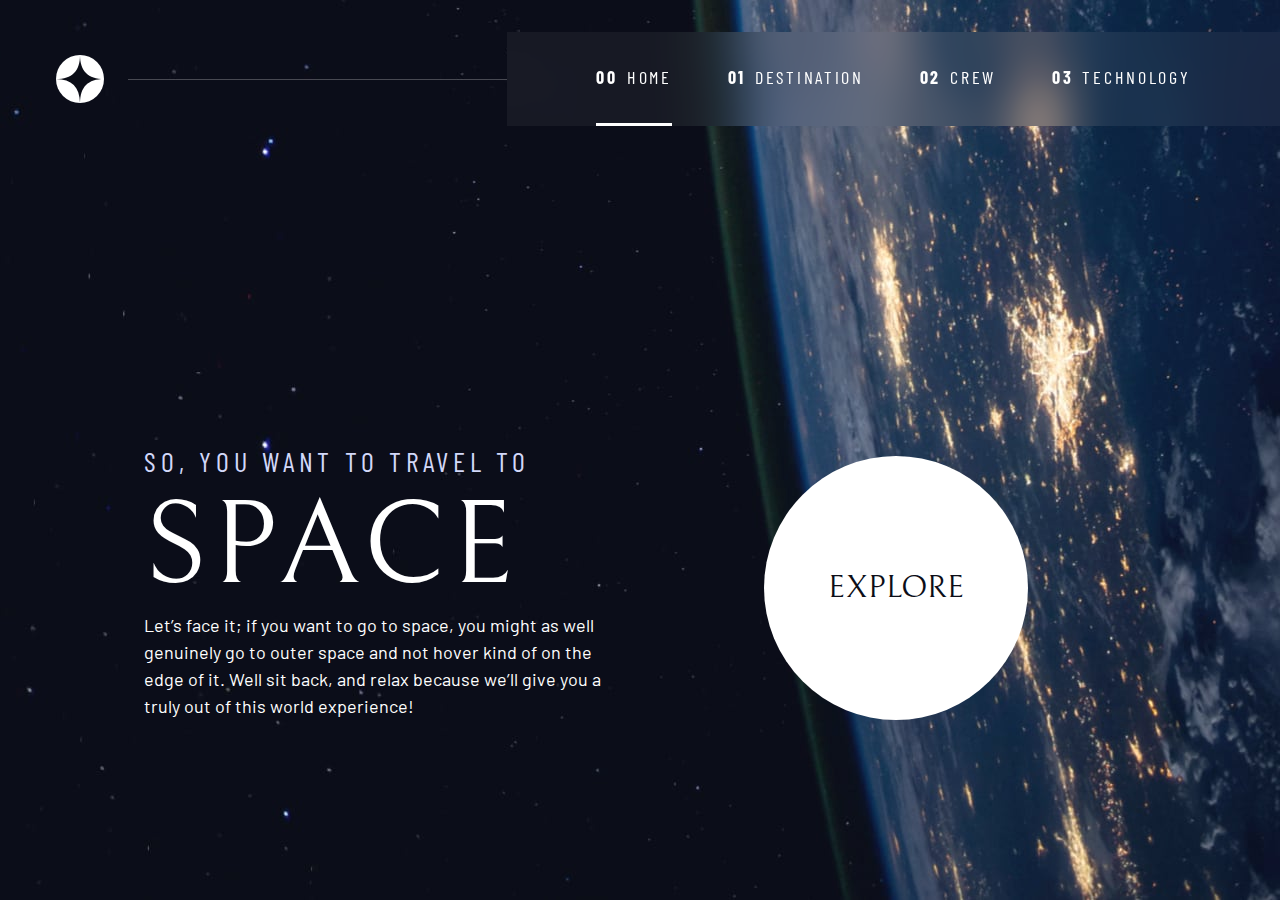
<file: index.html>
<!DOCTYPE html>
<html lang="en">
<head>
  <meta charset="UTF-8">
  <meta name="viewport" content="width=device-width, initial-scale=1.0">

  <link rel="icon" type="image/png" sizes="32x32" href="./assets/favicon-32x32.png">
  <!-- Google fonts -->
  <link rel="preconnect" href="https://fonts.googleapis.com">
  <link rel="preconnect" href="https://fonts.gstatic.com" crossorigin>
  <link href="https://fonts.googleapis.com/css2?family=Barlow+Condensed:wght@400;700&family=Bellefair&family=Barlow:wght@400;700&display=swap"
      rel="stylesheet">
      
  <!-- Our custom CSS -->
  <link rel="stylesheet" href="index.css">
  <title>Space Tourism Website</title>
  <script src="navigation.js" defer></script>
</head>
<body class="home">
  <a class="skip-to-content" href="#main">Skip to content</a>
  <header class="primary-header flex">
    <div>
      <img src="./assets/shared/logo.svg" alt="space tourism logo" class="logo">
    </div>
    <button class="mobile-nav-toggle" aria-controls="primary-navigation"><span class="sr-only" aria-expanded="false">Menu</span></button>
    <nav>
        <ul id="primary-navigation" data-visible="false" class="primary-navigation underline-indicators flex">
            <li class="active"><a class="ff-sans-cond uppercase text-white letter-spacing-2" href="index.html"><span aria-hidden="true">00</span>Home</a>
            <li><a class="ff-sans-cond uppercase text-white letter-spacing-2" href="destination.html"><span aria-hidden="true">01</span>Destination</a>
            <li><a class="ff-sans-cond uppercase text-white letter-spacing-2" href="crew.html"><span aria-hidden="true">02</span>Crew</a>
            <li><a class="ff-sans-cond uppercase text-white letter-spacing-2" href="technology.html"><span aria-hidden="true">03</span>Technology</a>
        </ul>
    </nav>
  </header>
  
  <main id="main" class="grid-container grid-container--home">
    <div>
      <h1 class="text-accent fs-500 ff-sans-cond uppercase letter-spacing-1">So, you want to travel to
      <span class="d-block fs-900 ff-serif text-white">Space</span></h1>
      
      <p>Let’s face it; if you want to go to space, you might as well genuinely go to 
      outer space and not hover kind of on the edge of it. Well sit back, and relax 
      because we’ll give you a truly out of this world experience! </p>
    </div>
    <div>
      <a href="destination.html" class="large-button uppercase ff-serif text-dark bg-white">Explore</a>
    </div>
  </main>


</body>
</html>
</file>
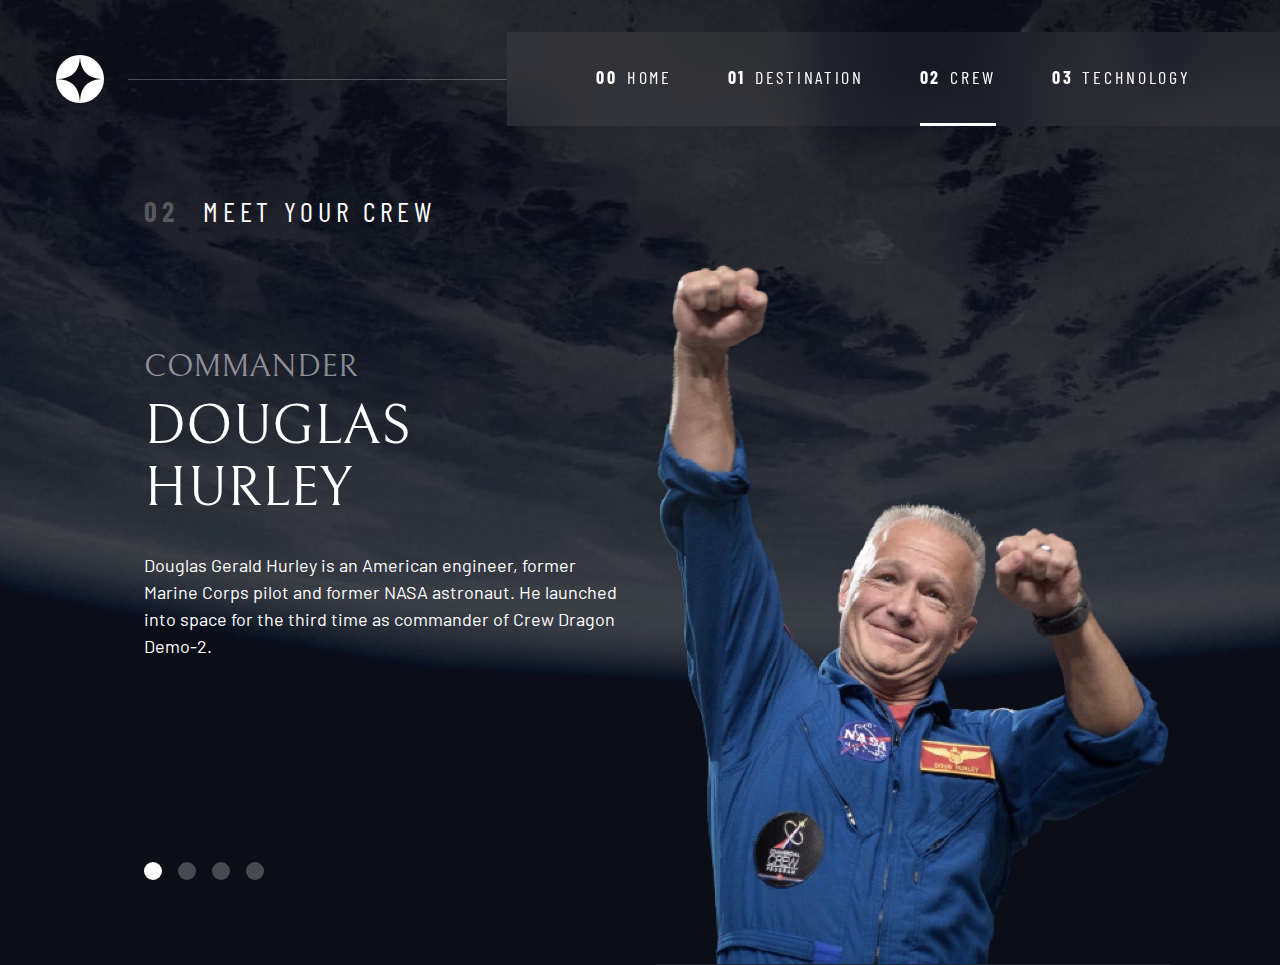
<file: crew.html>
<!DOCTYPE html>
<html lang="en">
<head>
  <meta charset="UTF-8">
  <meta name="viewport" content="width=device-width, initial-scale=1.0">

  <link rel="icon" type="image/png" sizes="32x32" href="./assets/favicon-32x32.png">
  <!-- Google fonts -->
  <link rel="preconnect" href="https://fonts.googleapis.com">
  <link rel="preconnect" href="https://fonts.gstatic.com" crossorigin>
  <link href="https://fonts.googleapis.com/css2?family=Barlow+Condensed:wght@400;700&family=Bellefair&family=Barlow:wght@400;700&display=swap"
      rel="stylesheet">
      
  <!-- Our custom CSS -->
  <link rel="stylesheet" href="index.css">
  <title>Frontend Mentor | Space tourism website</title>
  <script src="navigation.js" defer></script>
  <script src="tabs.js" defer></script>

</head>

<body class="crew">
  <a class="skip-to-content" href="#main">Skip to content</a>
  <header class="primary-header flex">
    <div>
      <img src="./assets/shared/logo.svg" alt="space tourism logo" class="logo">
    </div>
    <button class="mobile-nav-toggle" aria-controls="primary-navigation"><span class="sr-only" aria-expanded="false">Menu</span></button>
    <nav> 
        <ul id="primary-navigation" data-visible="false" class="primary-navigation underline-indicators flex">
            <li><a class="ff-sans-cond uppercase text-white letter-spacing-2" href="index.html"><span aria-hidden="true">00</span>Home</a>
            <li><a class="ff-sans-cond uppercase text-white letter-spacing-2" href="destination.html"><span aria-hidden="true">01</span>Destination</a>
            <li class="active"><a class="ff-sans-cond uppercase text-white letter-spacing-2" href="crew.html"><span aria-hidden="true">02</span>Crew</a>
            <li><a class="ff-sans-cond uppercase text-white letter-spacing-2" href="technology.html"><span aria-hidden="true">03</span>Technology</a>
        </ul>
    </nav>
  </header>
  
  <main id="main" class="grid-container grid-container--crew flow">
    <h1 class="numbered-title"><span aria-hidden="true">02</span> Meet your crew</h1>
    
    <div class="dot-indicators flex" role="tablist" aria-label="crew member list">
      <button aria-selected="true" aria-controls="commander-tab" role="tab" data-image="commander-image" tabindex="0"><span class="sr-only">The commander</span></button>
      <button aria-selected="false" aria-controls="mission-tab" role="tab" data-image="mission-image" tabindex="-1"><span class="sr-only">The mission specialist</span></button>
      <button aria-selected="false" aria-controls="pilot-tab" role="tab" data-image="pilot-image" tabindex="-1"><span class="sr-only">The pilot</span></button>
      <button aria-selected="false" aria-controls="crew-tab" role="tab" data-image="crew-image" tabindex="-1"><span class="sr-only">The crew engineer</span></button>
    </div>
    
    <!-- commander -->
    <article class="crew-details flow" id="commander-tab" role="tabpanel" tabindex="0">
      <header class="flow flow--space-small">
        <h2 class="fs-600 ff-serif uppercase">Commander</h2>
        <p class="fs-700 uppercase ff-serif">Douglas Hurley</p>
      </header>
      <p>Douglas Gerald Hurley is an American engineer, former Marine Corps pilot 
      and former NASA astronaut. He launched into space for the third time as 
      commander of Crew Dragon Demo-2.</p>
    </article> 
    
    <!-- mission specialist -->
    <article hidden class="crew-details flow" id="mission-tab" role="tabpanel" tabindex="0">
      <header class="flow flow--space-small">
        <h2 class="fs-600 ff-serif uppercase">Mission Specialist</h2>
        <p class="fs-700 uppercase ff-serif">Mark SHuttleworth</p>
      </header>
      <p>Mark Richard Shuttleworth is the founder and CEO of Canonical, the company behind
        the Linux-based Ubuntu operating system. Shuttleworth became the first South
        African to travel to space as a space tourist.</p>
    </article> 
    
    <!-- pilot -->
    <article hidden class="crew-details flow" id="pilot-tab" role="tabpanel" tabindex="0">
      <header class="flow flow--space-small">
        <h2 class="fs-600 ff-serif uppercase">Pilot</h2>
        <p class="fs-700 uppercase ff-serif">Victor Glover</p>
      </header>
      <p>Pilot on the first operational flight of the SpaceX Crew Dragon to the
        International Space Station. Glover is a commander in the U.S. Navy where
        he pilots an F/A-18.He was a crew member of Expedition 64, and served as a
        station systems flight engineer.</p>
    </article> 
    
    <!-- engineer -->
    <article hidden class="crew-details flow" id="crew-tab" role="tabpanel" tabindex="0">
      <header class="flow flow--space-small">
        <h2 class="fs-600 ff-serif uppercase">Flight Engineer</h2>
        <p class="fs-700 uppercase ff-serif">Anousheh Ansari</p>
      </header>
      <p>Anousheh Ansari is an Iranian American engineer and co-founder of Prodea Systems.
        Ansari was the fourth self-funded space tourist, the first self-funded woman to
        fly to the ISS, and the first Iranian in space.</p>
    </article> 
    
    
    <picture id="commander-image">
      <source srcset="assets/crew/image-douglas-hurley.webp" type="image/webp">
      <img src="assets/crew/image-douglas-hurley.png" alt="Douglas Hurley">
    </picture>
    <picture hidden id="mission-image">
      <source srcset="assets/crew/image-mark-shuttleworth.webp" type="image/webp">
      <img src="assets/crew/image-mark-shuttleworth.png" alt="Douglas Hurley">
    </picture>
    <picture hidden id="pilot-image">
      <source srcset="assets/crew/image-victor-glover.webp" type="image/webp">
      <img src="assets/crew/image-victor-glover.png" alt="Douglas Hurley">
    </picture>
    <picture hidden id="crew-image">
      <source srcset="assets/crew/image-anousheh-ansari.webp" type="image/webp">
      <img src="assets/crew/image-anousheh-ansari.png" alt="Douglas Hurley">
    </picture>
  </main>
</body>
</html>
</file>
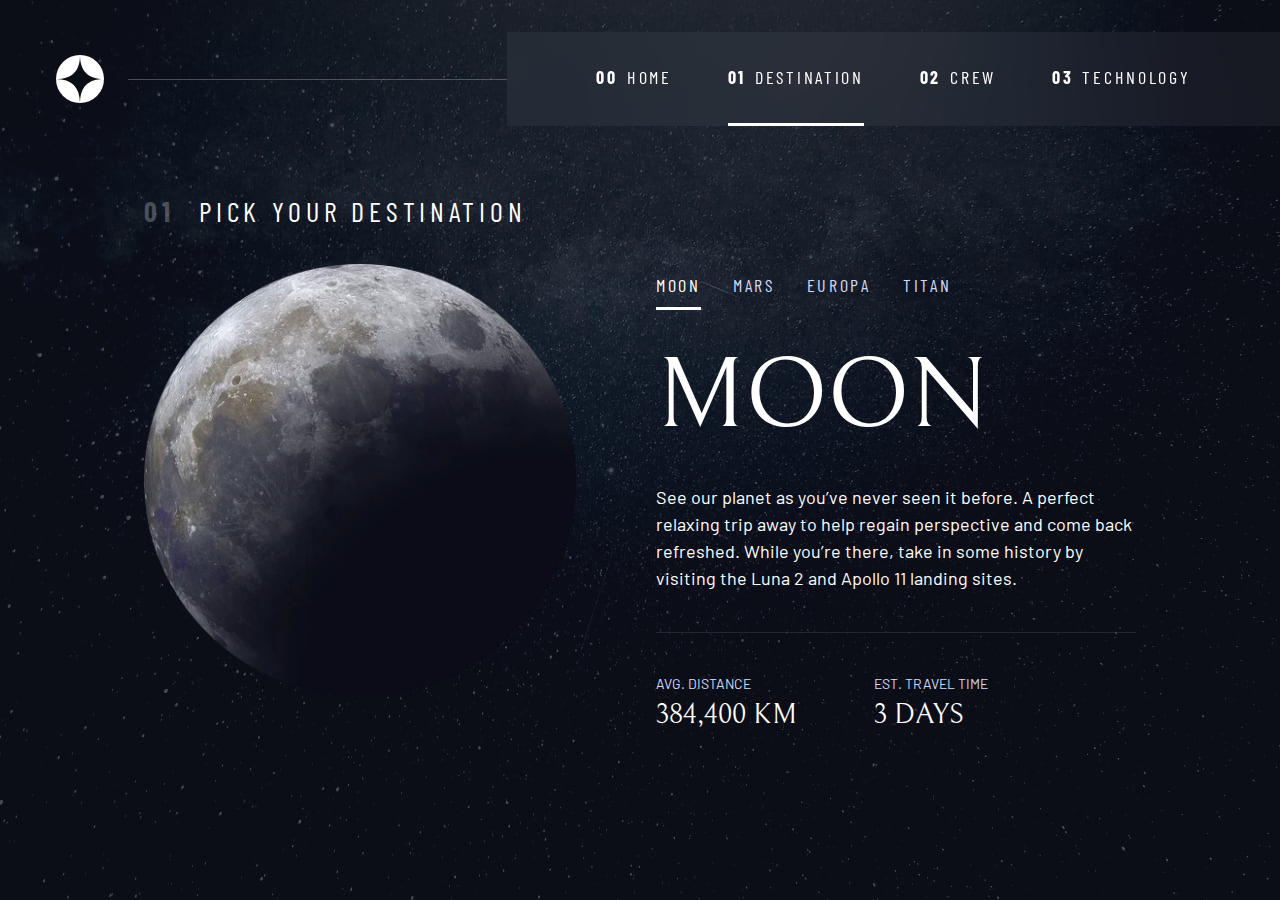
<file: destination.html>
<!DOCTYPE html>
<html lang="en">
<head>
  <meta charset="UTF-8">
  <meta name="viewport" content="width=device-width, initial-scale=1.0">

  <link rel="icon" type="image/png" sizes="32x32" href="./assets/favicon-32x32.png">
  <!-- Google fonts -->
  <link rel="preconnect" href="https://fonts.googleapis.com">
  <link rel="preconnect" href="https://fonts.gstatic.com" crossorigin>
  <link href="https://fonts.googleapis.com/css2?family=Barlow+Condensed:wght@400;700&family=Bellefair&family=Barlow:wght@400;700&display=swap"
      rel="stylesheet">
      
  <!-- Our custom CSS -->
  <link rel="stylesheet" href="index.css">
  <title>Frontend Mentor | Space tourism website</title>
  <script src="navigation.js" defer></script>
  <script src="tabs.js" defer></script>
</head>

<body class="destination">
  <a class="skip-to-content" href="#main">Skip to content</a>
  <header class="primary-header flex">
    <div>
      <img src="./assets/shared/logo.svg" alt="space tourism logo" class="logo">
    </div>
    <button class="mobile-nav-toggle" aria-controls="primary-navigation"><span class="sr-only" aria-expanded="false">Menu</span></button>
    <nav>
        <ul id="primary-navigation" data-visible="false" class="primary-navigation underline-indicators flex">
            <li><a class="ff-sans-cond uppercase text-white letter-spacing-2" href="index.html"><span aria-hidden="true">00</span>Home</a>
            <li class="active"><a class="ff-sans-cond uppercase text-white letter-spacing-2" href="destination.html"><span aria-hidden="true">01</span>Destination</a>
            <li><a class="ff-sans-cond uppercase text-white letter-spacing-2" href="crew.html"><span aria-hidden="true">02</span>Crew</a>
            <li><a class="ff-sans-cond uppercase text-white letter-spacing-2" href="technology.html"><span aria-hidden="true">03</span>Technology</a>
        </ul>
    </nav>
  </header>
  
  <main id="main" class="grid-container grid-container--destination flow">
    <h1 class="numbered-title"><span aria-hidden="true">01</span> Pick your destination</h1>
    
    <picture id="moon-image">
      <source srcset="assets/destination/image-moon.webp" type="image/webp">
      <img src="assets/destination/image-moon.png" alt="the moon">
    </picture>
    <picture hidden id="mars-image">
      <source srcset="assets/destination/image-mars.webp" type="image/webp">
      <img src="assets/destination/image-mars.png" alt="the planet mars">
    </picture>
    <picture hidden id="europa-image">
      <source srcset="assets/destination/image-europa.webp" type="image/webp">
      <img src="assets/destination/image-europa.png" alt="the planet europa">
    </picture>
    <picture hidden id="titan-image">
      <source srcset="assets/destination/image-titan.webp" type="image/webp">
      <img src="assets/destination/image-titan.png" alt="the moon titan">
    </picture>
    
    
    <div class="tab-list underline-indicators flex" role="tablist" aria-label="destination list">
        <button aria-selected="true" role="tab" aria-controls="moon-tab" class="uppercase ff-sans-cond text-accent letter-spacing-2" tabindex="0" data-image="moon-image">Moon</button>
        <button aria-selected="false" role="tab" aria-controls="mars-tab" class="uppercase ff-sans-cond text-accent letter-spacing-2" tabindex="-1" data-image="mars-image">Mars</button>
        <button aria-selected="false" role="tab" aria-controls="europa-tab" class="uppercase ff-sans-cond text-accent letter-spacing-2" tabindex="-1" data-image="europa-image">Europa</button>
        <button aria-selected="false" role="tab" aria-controls="titan-tab" class="uppercase ff-sans-cond text-accent letter-spacing-2" tabindex="-1" data-image="titan-image">Titan</button>
    </div>

    <!-- The moon -->
    <article class="destination-info flow" id="moon-tab" tabindex="0" role="tabpanel">
      <h2 class="fs-800 uppercase ff-serif">Moon</h2>

      <p>See our planet as you’ve never seen it before. A perfect relaxing trip away to help 
      regain perspective and come back refreshed. While you’re there, take in some history 
      by visiting the Luna 2 and Apollo 11 landing sites.</p>
      
      <div class="destination-meta flex">
        <div>
          <h3 class="text-accent fs-200 uppercase">Avg. distance</h3>
          <p class="ff-serif uppercase">384,400 km</p>
        </div>
        <div>
          <h3 class="text-accent fs-200 uppercase">Est. travel time</h3>
          <p class="ff-serif uppercase">3 days</p>
        </div>
      </div>
    </article>
    
    <!-- Mars -->
    <article hidden class="destination-info flow" id="mars-tab" tabindex="0"  role="tabpanel">
      <h2 class="fs-800 uppercase ff-serif">Mars</h2>

      <p>Don’t forget to pack your hiking boots. You’ll need them to tackle Olympus Mons, 
  the tallest planetary mountain in our solar system. It’s two and a half times 
  the size of Everest!</p>
      
      <div class="destination-meta flex">
        <div>
          <h3 class="text-accent fs-200 uppercase">Avg. distance</h3>
          <p class="ff-serif uppercase">225 mil. km</p>
        </div>
        <div>
          <h3 class="text-accent fs-200 uppercase">Est. travel time</h3>
          <p class="ff-serif uppercase">9 months</p>
        </div>
      </div>
    </article>
    
    <!-- Europa -->
    <article hidden class="destination-info flow" id="europa-tab" tabindex="0"  role="tabpanel">
      <h2 class="fs-800 uppercase ff-serif">Europa</h2>

      <p>The smallest of the four Galilean moons orbiting Jupiter, Europa is a 
  winter lover’s dream. With an icy surface, it’s perfect for a bit of 
  ice skating, curling, hockey, or simple relaxation in your snug 
  wintery cabin.</p>
      <div class="destination-meta flex">
        <div>
          <h3 class="text-accent fs-200 uppercase">Avg. distance</h3>
          <p class="ff-serif uppercase">628 mil. km</p>
        </div>
        <div>
          <h3 class="text-accent fs-200 uppercase">Est. travel time</h3>
          <p class="ff-serif uppercase">3 years</p>
        </div>
      </div>
    </article>
    
    <!-- Titan -->
    <article hidden class="destination-info flow" id="titan-tab" tabindex="0"  role="tabpanel">
      <h2 class="fs-800 uppercase ff-serif">Titan</h2>

      <p>The only moon known to have a dense atmosphere other than Earth, Titan 
  is a home away from home (just a few hundred degrees colder!). As a 
  bonus, you get striking views of the Rings of Saturn.</p>
      
      <div class="destination-meta flex">
        <div>
          <h3 class="text-accent fs-200 uppercase">Avg. distance</h3>
          <p class="ff-serif uppercase">1.6 bil. km</p>
        </div>
        <div>
          <h3 class="text-accent fs-200 uppercase">Est. travel time</h3>
          <p class="ff-serif uppercase">7 years</p>
        </div>
      </div>
    </article>
  </main>
  
<body>


  
</body>
</html>
</file>
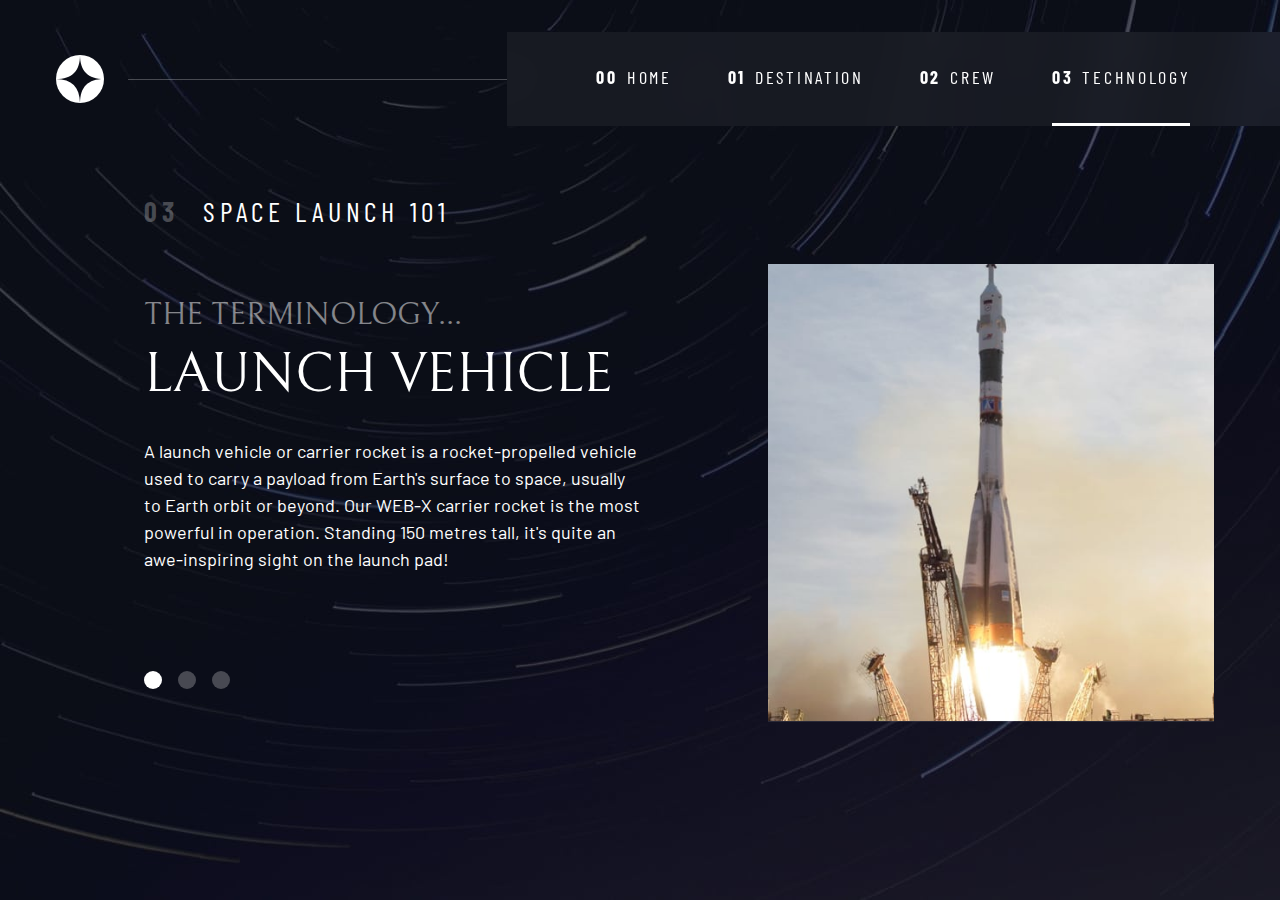
<file: technology.html>
<!DOCTYPE html>
<html lang="en">
<head>
  <meta charset="UTF-8">
  <meta name="viewport" content="width=device-width, initial-scale=1.0">

  <link rel="icon" type="image/png" sizes="32x32" href="./assets/favicon-32x32.png">
  <!-- Google fonts -->
  <link rel="preconnect" href="https://fonts.googleapis.com">
  <link rel="preconnect" href="https://fonts.gstatic.com" crossorigin>
  <link href="https://fonts.googleapis.com/css2?family=Barlow+Condensed:wght@400;700&family=Bellefair&family=Barlow:wght@400;700&display=swap"
      rel="stylesheet">
      
  <!-- Our custom CSS -->
  <link rel="stylesheet" href="index.css">
  <title>Frontend Mentor | Space tourism website</title>
  <script src="navigation.js" defer></script>
  <script src="tabs.js" defer></script>

</head>

<body class="technology">
  <a class="skip-to-content" href="#main">Skip to content</a>
  <header class="primary-header flex">
    <div>
      <img src="./assets/shared/logo.svg" alt="space tourism logo" class="logo">
    </div>
    <button class="mobile-nav-toggle" aria-controls="primary-navigation"><span class="sr-only" aria-expanded="false">Menu</span></button>
    <nav> 
        <ul id="primary-navigation" data-visible="false" class="primary-navigation underline-indicators flex">
            <li><a class="ff-sans-cond uppercase text-white letter-spacing-2" href="index.html"><span aria-hidden="true">00</span>Home</a>
            <li><a class="ff-sans-cond uppercase text-white letter-spacing-2" href="destination.html"><span aria-hidden="true">01</span>Destination</a>
            <li><a class="ff-sans-cond uppercase text-white letter-spacing-2" href="crew.html"><span aria-hidden="true">02</span>Crew</a>
            <li class="active"><a class="ff-sans-cond uppercase text-white letter-spacing-2" href="technology.html"><span aria-hidden="true">03</span>Technology</a>
        </ul>
    </nav>
  </header>
  
  <main id="main" class="grid-container grid-container--technology flow">
    <h1 class="numbered-title"><span aria-hidden="true">03</span> Space launch 101</h1>
    
    <div class="dot-indicators flex" role="tablist" aria-label="technology list">
      <button aria-selected="true" aria-controls="vehicle-tab" role="tab" data-image="vehicle-image" tabindex="0"><span class="sr-only">Vehicle</span></button>
      <button aria-selected="false" aria-controls="capsule-tab" role="tab" data-image="capsule-image" tabindex="-1"><span class="sr-only">Capsule</span></button>
      <button aria-selected="false" aria-controls="spaceport-tab" role="tab" data-image="spaceport-image" tabindex="-1"><span class="sr-only">Spaceport</span></button>
    </div>
    
    <!-- Vehicle -->
    <article class="technology-details flow" id="vehicle-tab" role="tabpanel" tabindex="0">
      <header class="flow flow--space-small">
        <h2 class="fs-600 ff-serif uppercase">The terminology...</h2>
        <p class="fs-700 uppercase ff-serif">Launch Vehicle</p>
      </header>
      <p>A launch vehicle or carrier rocket is a rocket-propelled vehicle used to carry a 
    payload from Earth's surface to space, usually to Earth orbit or beyond. Our 
    WEB-X carrier rocket is the most powerful in operation. Standing 150 metres tall, 
    it's quite an awe-inspiring sight on the launch pad!</p>
    </article> 
    
    <!-- Space Capsule -->
    <article hidden class="technology-details flow" id="capsule-tab" role="tabpanel" tabindex="0">
      <header class="flow flow--space-small">
        <h2 class="fs-600 ff-serif uppercase">The terminology...</h2>
        <p class="fs-700 uppercase ff-serif">Space Capsule</p>
      </header>
      <p>A space capsule is an often-crewed spacecraft that uses a blunt-body reentry 
      capsule to reenter the Earth's atmosphere without wings. Our capsule is where 
      you'll spend your time during the flight. It includes a space gym, cinema, 
      and plenty of other activities to keep you entertained.</p>
    </article> 
    
    <!-- Spaceport -->
    <article hidden class="technology-details flow" id="spaceport-tab" role="tabpanel" tabindex="0">
      <header class="flow flow--space-small">
        <h2 class="fs-600 ff-serif uppercase">The terminology...</h2>
        <p class="fs-700 uppercase ff-serif">Spaceport</p>
      </header>
      <p>A spaceport or cosmodrome is a site for launching (or receiving) spacecraft, 
      by analogy to the seaport for ships or airport for aircraft. Based in the 
      famous Cape Canaveral, our spaceport is ideally situated to take advantage 
      of the Earth’s rotation for launch.</p>
    </article> 
    
    
    <picture id="vehicle-image">
      <img src="assets/technology/image-launch-vehicle-portrait.jpg" alt="svehicle">
    </picture>
    <picture hidden id="capsule-image">
      <img src="assets/technology/image-space-capsule-portrait.jpg" alt="scapsule">
    </picture>
    <picture hidden id="spaceport-image">
      <img src="assets/technology/image-spaceport-portrait.jpg" alt="sspaceport">
    </picture>
  </main>
</body>
</html>
</file>
<file: index.css>
/* ------------------- */
/* Custom properties   */
/* ------------------- */

:root {
    /* colors */
    --clr-dark: 230 35% 7%;
    --clr-light: 231 77% 90%;
    --clr-white: 0 0% 100%;
    
    /* font-sizes */
    --fs-900: clamp(5rem, 8vw + 1rem, 9.375rem);
    --fs-800: 3.5rem;
    --fs-700: 1.5rem;
    --fs-600: 1rem;
    --fs-500: 1rem;
    --fs-400: 0.9375rem;
    --fs-300: 1rem;
    --fs-200: 0.875rem;
    
    /* font-families */
    --ff-serif: "Bellefair", serif;
    --ff-sans-cond: "Barlow Condensed", sans-serif;
    --ff-sans-normal: "Barlow", sans-serif;
}

@media (min-width: 35em) {
    :root {
        --fs-800: 5rem;
        --fs-700: 2.5rem;
        --fs-600: 1.5rem;
        --fs-500: 1.25rem;
        --fs-400: 1rem;
    }
}

@media (min-width: 45em) {
    :root {
        /* font-sizes */
        --fs-800: 6.25rem;
        --fs-700: 3.5rem;
        --fs-600: 2rem;
        --fs-500: 1.75rem;
        --fs-400: 1.125rem;
    }
}


/* ------------------- */
/* Reset               */
/* ------------------- */

/* https://piccalil.li/blog/a-modern-css-reset/ */

/* Box sizing */
*,
*::before,
*::after {
    box-sizing: border-box;
}

/* Reset margins */
body,
h1,
h2,
h3,
h4,
h5,
p,
figure,
picture {
    margin: 0; 
}

h1,
h2,
h3,
h4,
h5,
h6,
p {
    font-weight: 400;
}

/* set up the body */
body {
    font-family: var(--ff-sans-normal);
    font-size: var(--fs-400);
    color: hsl( var(--clr-white) );
    background-color: hsl( var(--clr-dark) );
    line-height: 1.5;
    min-height: 100vh;
    
    display: grid;
    grid-template-rows: min-content 1fr;
    
    overflow-x: hidden;
}

/* make images easier to work with */
img,
picutre {
    max-width: 100%;
    display: block;
}

/* make form elements easier to work with */
input,
button,
textarea,
select {
    font: inherit;
}

/* remove animations for people who've turned them off */
@media (prefers-reduced-motion: reduce) {  
  *,
  *::before,
  *::after {
    animation-duration: 0.01ms !important;
    animation-iteration-count: 1 !important;
    transition-duration: 0.01ms !important;
    scroll-behavior: auto !important;
  }
}


/* ------------------- */
/* Utility classes     */
/* ------------------- */

/* general */

.flex {
    display: flex;
    gap: var(--gap, 1rem);
}

.grid {
    display: grid;
    gap: var(--gap, 1rem);
}

.d-block {
    display: block;
}

.flow > *:where(:not(:first-child)) {
    margin-top: var(--flow-space, 1rem);
}

.flow--space-small {
    --flow-space: .75rem;
}

.container {
    padding-inline: 2em;
    margin-inline: auto;
    max-width: 80rem;
}

.sr-only {
  position: absolute; 
  width: 1px;
  height: 1px;
  padding: 0;
  margin: -1px; 
  overflow: hidden;
  clip: rect(0, 0, 0, 0);
  white-space: nowrap; /* added line */
  border: 0;
}

.skip-to-content {
    position: absolute;
    z-index: 9999;
    background: hsl( var(--clr-white) );
    color: hsl( var(--clr-dark) ); 
    padding: .5em 1em;
    margin-inline: auto;
    transform: translateY(-100%);
    transition: transform 250ms ease-in;
}

.skip-to-content:focus {
    transform: translateY(0);
}

/* colors */

.bg-dark { background-color: hsl( var(--clr-dark) );}
.bg-accent { background-color: hsl( var(--clr-light) );}
.bg-white { background-color: hsl( var(--clr-white) );}

.text-dark { color: hsl( var(--clr-dark) );}
.text-accent { color: hsl( var(--clr-light) );}
.text-white { color: hsl( var(--clr-white) );}

/* typography */

.ff-serif { font-family: var(--ff-serif); } 
.ff-sans-cond { font-family: var(--ff-sans-cond); } 
.ff-sans-normal { font-family: var(--ff-sans-normal); } 

.letter-spacing-1 { letter-spacing: 4.75px; } 
.letter-spacing-2 { letter-spacing: 2.7px; } 
.letter-spacing-3 { letter-spacing: 2.35px; } 

.uppercase { text-transform: uppercase; }

.fs-900 { font-size: var(--fs-900); }
.fs-800 { font-size: var(--fs-800); }
.fs-700 { font-size: var(--fs-700); }
.fs-600 { font-size: var(--fs-600); }
.fs-500 { font-size: var(--fs-500); }
.fs-400 { font-size: var(--fs-400); }
.fs-300 { font-size: var(--fs-300); }
.fs-200 { font-size: var(--fs-200); }

.fs-900,
.fs-800,
.fs-700,
.fs-600 {
    line-height: 1.1;
}

.numbered-title {
    font-family: var(--ff-sans-cond);
    font-size: var(--fs-500);
    text-transform: uppercase;
    letter-spacing: 4.72px; 
}

.numbered-title span {
    margin-right: .5em;
    font-weight: 700;
    color: hsl( var(--clr-white) / .25);
}


/* ------------------- */
/* Compontents         */
/* ------------------- */

.large-button {
    font-size: 2rem;
    position: relative;
    z-index: 1;
    display: inline-grid;
    place-items: center;
    padding: 0 2em;
    border-radius: 50%;
    aspect-ratio: 1;
    text-decoration: none;
}

.large-button::after {
    content: '';
    position: absolute;
    z-index: -1;
    width: 100%;
    height: 100%;
    background: hsl( var(--clr-white) / .1);
    border-radius: 50%;
    opacity: 0;
    transition: opacity 500ms linear, transform 750ms ease-in-out;
}
 
.large-button:hover::after,
.large-button:focus::after {
    opacity: 1;
    transform: scale(1.5);
}

/* primary-header */

.logo {
    margin: 1.5rem clamp(1.5rem, 5vw, 3.5rem);
}

.primary-header {
    justify-content: space-between;
    align-items: center;
}

.primary-navigation {
    --gap: clamp(1.5rem, 5vw, 3.5rem);
    --underline-gap: 2rem;
    list-style: none;
    padding: 0;
    margin: 0;
    background: hsl( var(--clr-white) / 0.05);
    backdrop-filter: blur(1.5rem);
}

.primary-navigation a {
    text-decoration: none;
}

.primary-navigation a > span {
    font-weight: 700;
    margin-right: .5em;
}

.mobile-nav-toggle {
    display: none;
}

@media (max-width: 35rem) {
    .primary-navigation {
        --underline-gap: .5rem;
        position: fixed;
        z-index: 1000;
        inset: 0 0 0 30%;
        list-style: none;
        padding: min(20rem, 15vh) 2rem;
        margin: 0;
        flex-direction: column;
        transform: translateX(100%);
        transition: transform 500ms ease-in-out;
    }
    
    .primary-navigation[data-visible="true"] {
        transform: translateX(0);
    }
    
    .primary-navigation.underline-indicators > .active {
       border: 0;
    }
    
    .mobile-nav-toggle {
        display: block;
        position: absolute;
        z-index: 2000;
        right: 1rem;
        top: 2rem;
        background: transparent;
        background-image: url(./assets/shared/icon-hamburger.svg);
        background-repeat: no-repeat;
        background-position: center;
        width: 1.5rem;
        aspect-ratio: 1;
        border: 0;
    }
    
    .mobile-nav-toggle[aria-expanded="true"] {
        background-image: url(./assets/shared/icon-close.svg);
    }
    
    .mobile-nav-toggle:focus-visible {
        outline: 5px solid white;
        outline-offset: 5px;
    }
    
}

@media (min-width: 35em) {
    .primary-navigation {
        padding-inline: clamp(3rem, 7vw, 7rem);
    }
}

@media (min-width: 35em) and (max-width: 44.999em) {
    .primary-navigation a > span {
        display: none;
    }
}

@media (min-width: 45em) {
    
     .primary-header::after {
         content: '';
         display: block;
         position: relative;
         height: 1px;
         width: 100%;
         margin-right: -2.5rem;
         background: hsl( var(--clr-white) / .25);
         order: 1;
     }
     
    nav {
        order: 2;
    }
    
    .primary-navigation {
        margin-block: 2rem;
    }
    
   
}


.underline-indicators > * {
    cursor: pointer;
    padding: var(--underline-gap, .5rem) 0;
    border: 0;
    border-bottom: .2rem solid hsl( var(--clr-white) / 0 );
    background-color: transparent;
}

.underline-indicators > *:hover,
.underline-indicators > *:focus {
    border-color: hsl( var(--clr-white) / .5);
}

.underline-indicators > .active,
.underline-indicators > [aria-selected="true"] {
    color: hsl( var(--clr-white) / 1);
    border-color: hsl( var(--clr-white) / 1); 
}

.tab-list {
    --gap: 2rem;
}

.dot-indicators > * {
    cursor: pointer;
    border: 0;
    border-radius: 50%;
    padding: .5em;
    background-color: hsl( var(--clr-white) / .25);
}
 
.dot-indicators > *:hover,
.dot-indicators > *:focus { 
    background-color: hsl( var(--clr-white) / .5);
}

.dot-indicators > [aria-selected="true"] {
    background-color: hsl( var(--clr-white) / 1); 
}


/* ----------------------------- */
/* Page specific background      */
/* ----------------------------- */
body {
    background-size: cover;
    background-position: bottom center;
}
/* home */
.home {
    background-image: url(./assets/home/background-home-mobile.jpg);
}

@media (min-width: 35rem) {
    .home {
        background-position: center center;
        background-image: url(./assets/home/background-home-tablet.jpg);
    }
}

@media (min-width: 45rem) {
    .home {
        background-image: url(./assets/home/background-home-desktop.jpg);
    }
} 

/* destination */
.destination {
    background-image: url(./assets/destination/background-destination-mobile.jpg);
}

@media (min-width: 35rem) {
    .destination {
        background-position: center center;
        background-image: url(./assets/destination/background-destination-tablet.jpg);
    }
}

@media (min-width: 45rem) {
    .destination {
        background-image: url(./assets/destination/background-destination-desktop.jpg);
    }
} 

/* crew */
.crew {
    background-image: url(./assets/crew/background-crew-mobile.jpg);
}

@media (min-width: 35rem) {
    .crew {
        background-position: center center;
        background-image: url(./assets/crew/background-crew-tablet.jpg);
    }
}

@media (min-width: 45rem) {
    .crew {
        background-image: url(./assets/crew/background-crew-desktop.jpg);
    }
} 

/* technology */
.technology {
    background-image: url(./assets/technology/background-technology-mobile.jpg);
}

@media (min-width: 35rem) {
    .technology {
        background-position: center center;
        background-image: url(./assets/technology/background-technology-tablet.jpg);
    }
}

@media (min-width: 45rem) {
    .technology {
        background-image: url(./assets/technology/background-technology-desktop.jpg);
    }
} 

/* ----------------------------- */
/* Layout                        */
/* ----------------------------- */


.grid-container {
    text-align: center;
    display: grid;
    place-items: center;
    padding-inline: 1rem;
    padding-bottom: 4rem;
}

.grid-container p:not([class]) {
    max-width: 50ch;
}

.numbered-title {
    grid-area: title;
}

/* destination layout */

.grid-container--destination {
    --flow-space: 2rem;
    grid-template-areas: 
        'title'
        'image'
        'tabs'
        'content';
}

.grid-container--destination > picture {
    grid-area: image;
    max-width: 60%;
    align-self: start;
}

.grid-container--destination > .tab-list {
    grid-area: tabs;
}

.grid-container--destination > .destination-info {
    grid-area: content;
}

.destination-meta {
    flex-direction: column;
    border-top: 1px solid hsl( var(--clr-white) / .1);
    padding-top: 2.5rem;
    margin-top: 2.5rem;
}

.destination-meta p {
    font-size: 1.75rem;
}

/* crew layout */

.grid-container--crew {
    --flow-space: 2rem;
    grid-template-areas: 
        'title'
        'image'
        'tabs'
        'content';
}

.grid-container--crew > picture {
    grid-area: image;
    max-width: 60%;
    border-bottom: 1px solid hsl( var(--clr-white) / .1);
}

.grid-container--crew > .dot-indicators {
    grid-area: tabs;
}

.grid-container--crew > .crew-details {
    grid-area: content;
}

.crew-details h2 {
    color: hsl( var(--clr-white) / .5);
}

@media (min-width: 35em) {
    .numbered-title {
        justify-self: start;
        margin-top: 2rem;
    }
    
    .destination-meta {
        flex-direction: row;
        justify-content: space-evenly;
    }
    
    .grid-container--crew {
        padding-bottom: 0;
        grid-template-areas: 
            'title'
            'content'
            'tabs'
            'image';
    }
    
    
}

@media (min-width: 45em) {
    .grid-container {
        text-align: left;
        column-gap: var(--container-gap, 2rem);
        grid-template-columns: minmax(1rem, 1fr) repeat(2, minmax(0, 30rem)) minmax(1rem, 1fr);
    }
    
    .grid-container--home {
        padding-bottom: max(6rem, 20vh);
        align-items: end;
    }
    
    .grid-container--home > *:first-child {
        grid-column: 2;
    }

    .grid-container--home > *:last-child {
        grid-column: 3;
    }
    
    .grid-container--destination {
        justify-items: start;
        align-content: start;
        grid-template-areas: 
            '. title title .'
            '. image tabs .'
            '. image content .';
    }
    
    .grid-container--destination > picture {
        max-width: 90%;
    }
     
    .destination-meta {
        --gap: min(6vw, 6rem);
        justify-content: start;
    }
    
    .grid-container--crew {
        grid-template-columns: minmax(1rem, 1fr) minmax(0, 37rem) minmax(0, 23rem) minmax(1rem, 1fr);
        justify-items: start;
        grid-template-areas: 
            '. title title .'
            '. content image .'
            '. tabs image .';
    }
    
    .grid-container--crew > picture {
        grid-column: span 2;
        align-self: end; 
        max-width: 90%;
    }

}


/* Technology layout */

.grid-container--technology {
    --flow-space: 2rem;
    grid-template-areas: 
        'title'
        'image'
        'tabs'
        'content';
}

.grid-container--technology > picture {
    grid-area: image;
    max-width: 60%;
    border-bottom: 1px solid hsl( var(--clr-white) / .1);
}

.grid-container--technology > .dot-indicators {
    grid-area: tabs;
}

.grid-container--technology > .technology-details {
    grid-area: content;
}

.technology-details h2 {
    color: hsl( var(--clr-white) / .5);
}

@media (min-width: 35em) {
    .numbered-title {
        justify-self: start;
        margin-top: 2rem;
    }
    
    .destination-meta {
        flex-direction: row;
        justify-content: space-evenly;
    }
    
    .grid-container--technology {
        padding-bottom: 0;
        grid-template-areas: 
            'title'
            'content'
            'tabs'
            'image';
    }
    
    
}

@media (min-width: 45em) {
    .grid-container {
        text-align: left;
        column-gap: var(--container-gap, 2rem);
        grid-template-columns: minmax(1rem, 1fr) repeat(2, minmax(0, 30rem)) minmax(1rem, 1fr);
    }
    
    .grid-container--home {
        padding-bottom: max(6rem, 20vh);
        align-items: end;
    }
    
    .grid-container--home > *:first-child {
        grid-column: 2;
    }

    .grid-container--home > *:last-child {
        grid-column: 3;
    }
    
    .grid-container--technology {
        justify-items: start;
        align-content: start;
        grid-template-areas: 
            '. title title .'
            '. image tabs .'
            '. image content .';
    }
    
    .grid-container--technology > picture {
        max-width: 90%;
    }
     
    .destination-meta {
        --gap: min(6vw, 6rem);
        justify-content: start;
    }
    
    .grid-container--technology {
        grid-template-columns: minmax(1rem, 1fr) minmax(0, 37rem) minmax(0, 23rem) minmax(1rem, 1fr);
        justify-items: start;
        grid-template-areas: 
            '. title title .'
            '. content image .'
            '. tabs image .';
    }
    
    .grid-container--technology > picture {
        grid-column: span 2;
        align-self: end; 
        max-width: 90%;
    }

}
</file>
